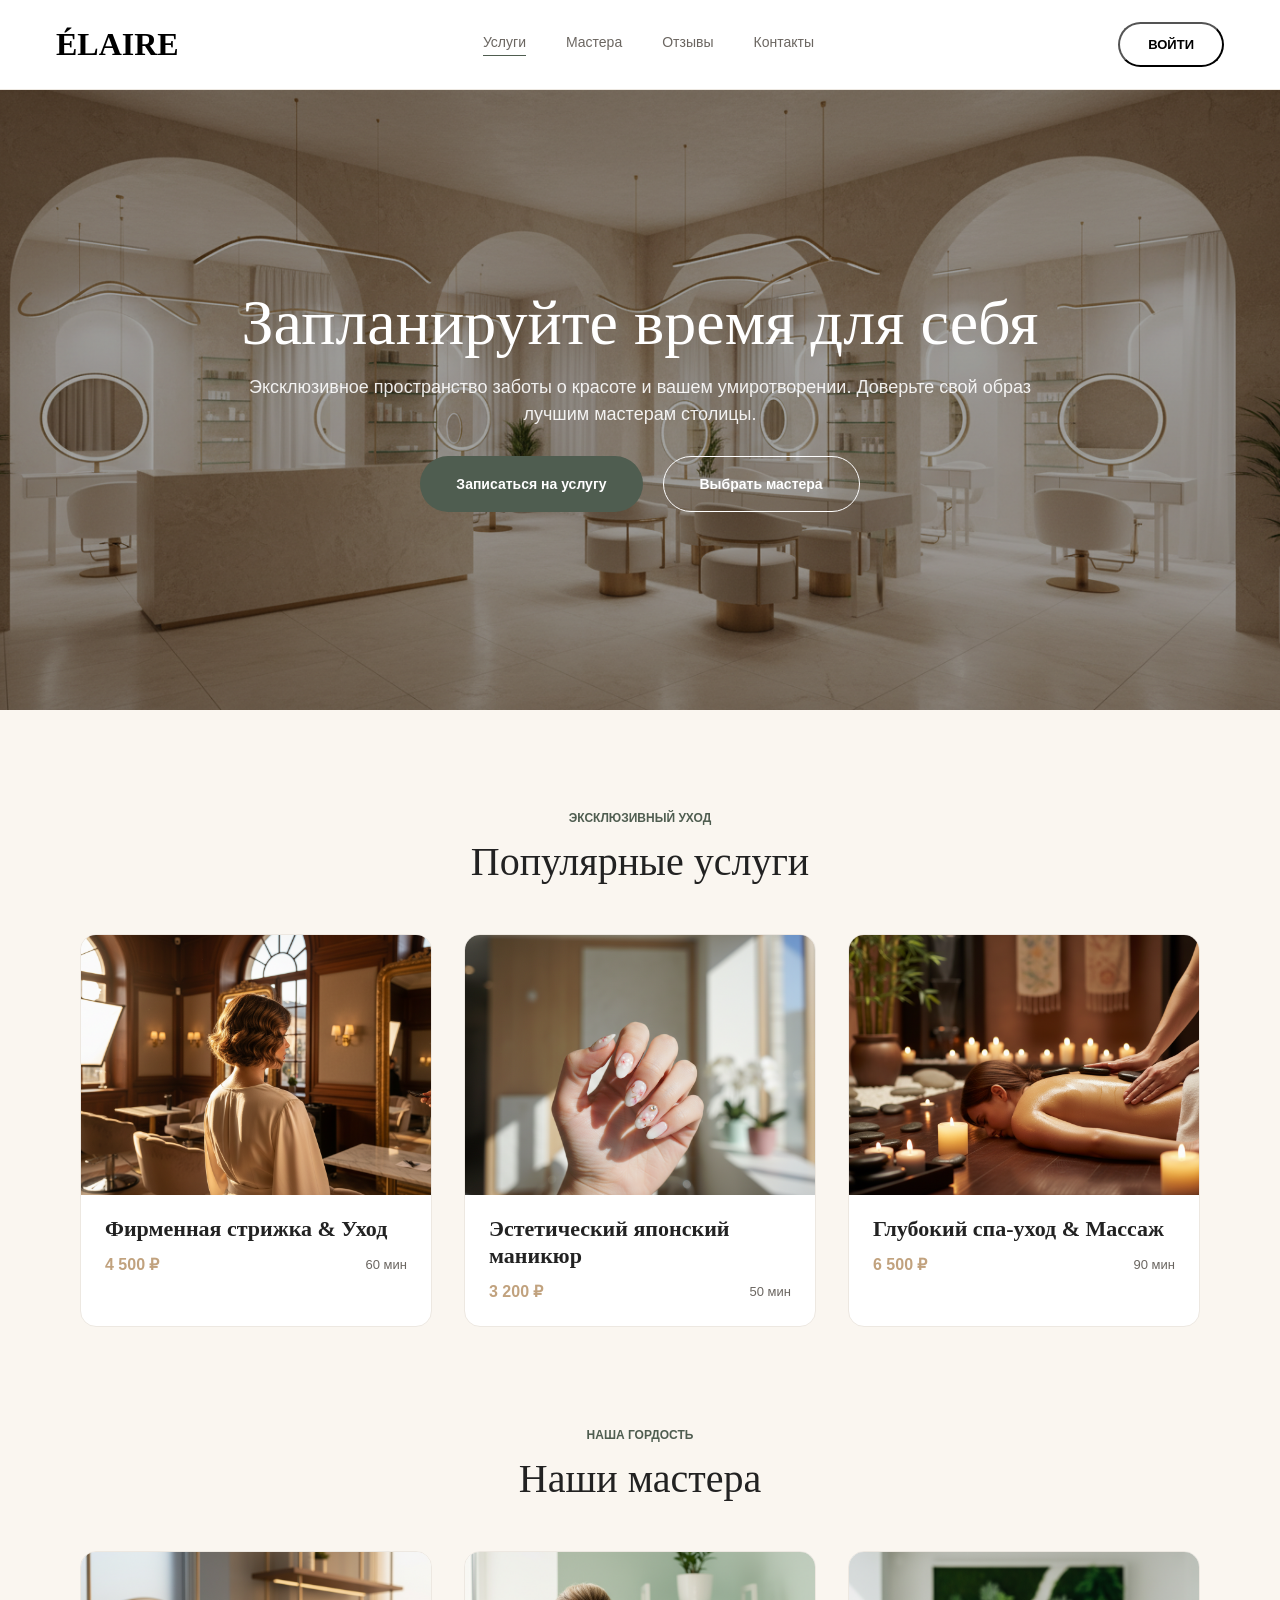
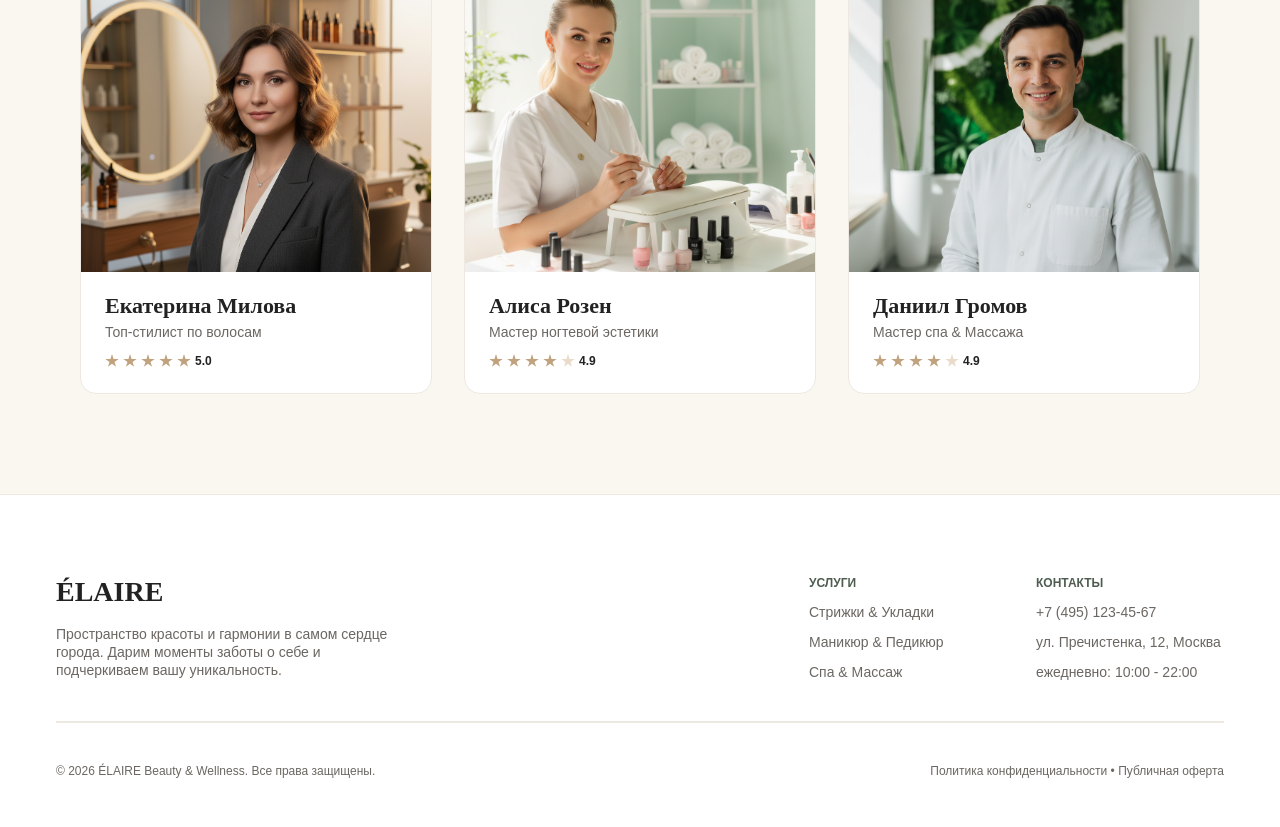
<file: frontend-1-complete/index.html>
<!DOCTYPE html>
<html lang="ru">
  <head>
    <meta charset="UTF-8" />
    <link rel="icon" type="image/svg+xml" href="/favicon.svg" />
    <meta name="viewport" content="width=device-width, initial-scale=1.0" />
    <title>ÉLAIRE — Салон услуг</title>
    <link rel="stylesheet" href="home.css" />
  </head>
  <body>
    <div class="page">
      <!-- header -->
      <header class="header">
        <div class="logo">
          <span class="logo-text">ÉLAIRE</span>
        </div>
        <nav class="nav-links">
          <div class="nav-item active"><a href="#">Услуги</a></div>
          <div class="nav-item"><a href="#">Мастера</a></div>
          <div class="nav-item"><a href="#">Отзывы</a></div>
          <div class="nav-item"><a href="#">Контакты</a></div>
        </nav>
        <button class="login-button"><span>Войти</span></button>
      </header>

      <!-- hero -->
      <section class="hero">
        <div class="hero-text-container">
          <h1 class="hero-title">Запланируйте время для себя</h1>
          <p class="hero-desc">
            Эксклюзивное пространство заботы о красоте и вашем умиротворении.
            Доверьте свой образ лучшим мастерам столицы.
          </p>
        </div>
        <div class="hero-ctas">
          <button
            class="cta-service"
            onclick="window.location.href='services.html'"
          >
            Записаться на услугу
          </button>
          <button class="cta-master">Выбрать мастера</button>
        </div>
      </section>

      <!-- popular services -->
      <section class="popular-services">
        <div class="section-header">
          <span class="section-tag">Эксклюзивный уход</span>
          <h2 class="section-title">Популярные услуги</h2>
        </div>
        <div class="services-grid">
          <article class="service-card">
            <div
              class="service-card-image"
              style="background-image: url('images/service-haircut.png')"
            ></div>
            <div class="service-card-body">
              <h3 class="service-card-title">Фирменная стрижка &amp; Уход</h3>
              <div class="service-card-meta">
                <span class="price">4 500 ₽</span>
                <span class="duration">60 мин</span>
              </div>
            </div>
          </article>
          <article class="service-card">
            <div
              class="service-card-image"
              style="background-image: url('images/service-manicure.png')"
            ></div>
            <div class="service-card-body">
              <h3 class="service-card-title">Эстетический японский маникюр</h3>
              <div class="service-card-meta">
                <span class="price">3 200 ₽</span>
                <span class="duration">50 мин</span>
              </div>
            </div>
          </article>
          <article class="service-card">
            <div
              class="service-card-image"
              style="background-image: url('images/service-spa.png')"
            ></div>
            <div class="service-card-body">
              <h3 class="service-card-title">Глубокий спа-уход &amp; Массаж</h3>
              <div class="service-card-meta">
                <span class="price">6 500 ₽</span>
                <span class="duration">90 мин</span>
              </div>
            </div>
          </article>
        </div>
      </section>

      <!-- our masters -->
      <section class="our-masters">
        <div class="section-header">
          <span class="section-tag">Наша гордость</span>
          <h2 class="section-title">Наши мастера</h2>
        </div>
        <div class="masters-grid">
          <article class="master-card">
            <div
              class="master-card-image"
              style="background-image: url('images/master-ekaterina.png')"
            ></div>
            <div class="master-card-body">
              <div class="master-info">
                <h3 class="master-name">Екатерина Милова</h3>
                <span class="master-role">Топ-стилист по волосам</span>
              </div>
              <div class="stars">
                <span class="star"></span>
                <span class="star"></span>
                <span class="star"></span>
                <span class="star"></span>
                <span class="star"></span>
                <span class="rating">5.0</span>
              </div>
            </div>
          </article>
          <article class="master-card">
            <div
              class="master-card-image"
              style="background-image: url('images/master-alisa.png')"
            ></div>
            <div class="master-card-body">
              <div class="master-info">
                <h3 class="master-name">Алиса Розен</h3>
                <span class="master-role">Мастер ногтевой эстетики</span>
              </div>
              <div class="stars">
                <span class="star"></span>
                <span class="star"></span>
                <span class="star"></span>
                <span class="star"></span>
                <span class="star star-empty"></span>
                <span class="rating">4.9</span>
              </div>
            </div>
          </article>
          <article class="master-card">
            <div
              class="master-card-image"
              style="background-image: url('images/master-daniil.png')"
            ></div>
            <div class="master-card-body">
              <div class="master-info">
                <h3 class="master-name">Даниил Громов</h3>
                <span class="master-role">Мастер спа &amp; Массажа</span>
              </div>
              <div class="stars">
                <span class="star"></span>
                <span class="star"></span>
                <span class="star"></span>
                <span class="star"></span>
                <span class="star star-empty"></span>
                <span class="rating">4.9</span>
              </div>
            </div>
          </article>
        </div>
      </section>

      <!-- footer -->
      <footer class="footer">
        <div class="footer-top">
          <div class="footer-brand">
            <span class="brand-name">ÉLAIRE</span>
            <span class="brand-desc"
              >Пространство красоты и гармонии в самом сердце города. Дарим
              моменты заботы о себе и подчеркиваем вашу уникальность.</span
            >
          </div>
          <div class="footer-links-row">
            <div class="links-col" style="width: 147px">
              <span class="col-title">Услуги</span>
              <a href="#">Стрижки &amp; Укладки</a>
              <a href="#">Маникюр &amp; Педикюр</a>
              <a href="#">Спа &amp; Массаж</a>
            </div>
            <div class="links-col" style="width: 188px">
              <span class="col-title">Контакты</span>
              <a href="#">+7 (495) 123-45-67</a>
              <a href="#">ул. Пречистенка, 12, Москва</a>
              <a href="#">ежедневно: 10:00 - 22:00</a>
            </div>
          </div>
        </div>
        <div class="footer-line"></div>
        <div class="footer-bottom">
          <span class="copy"
            >© 2026 ÉLAIRE Beauty &amp; Wellness. Все права защищены.</span
          >
          <span class="legal"
            >Политика конфиденциальности • Публичная оферта</span
          >
        </div>
      </footer>
    </div>
  </body>
</html>
</file>
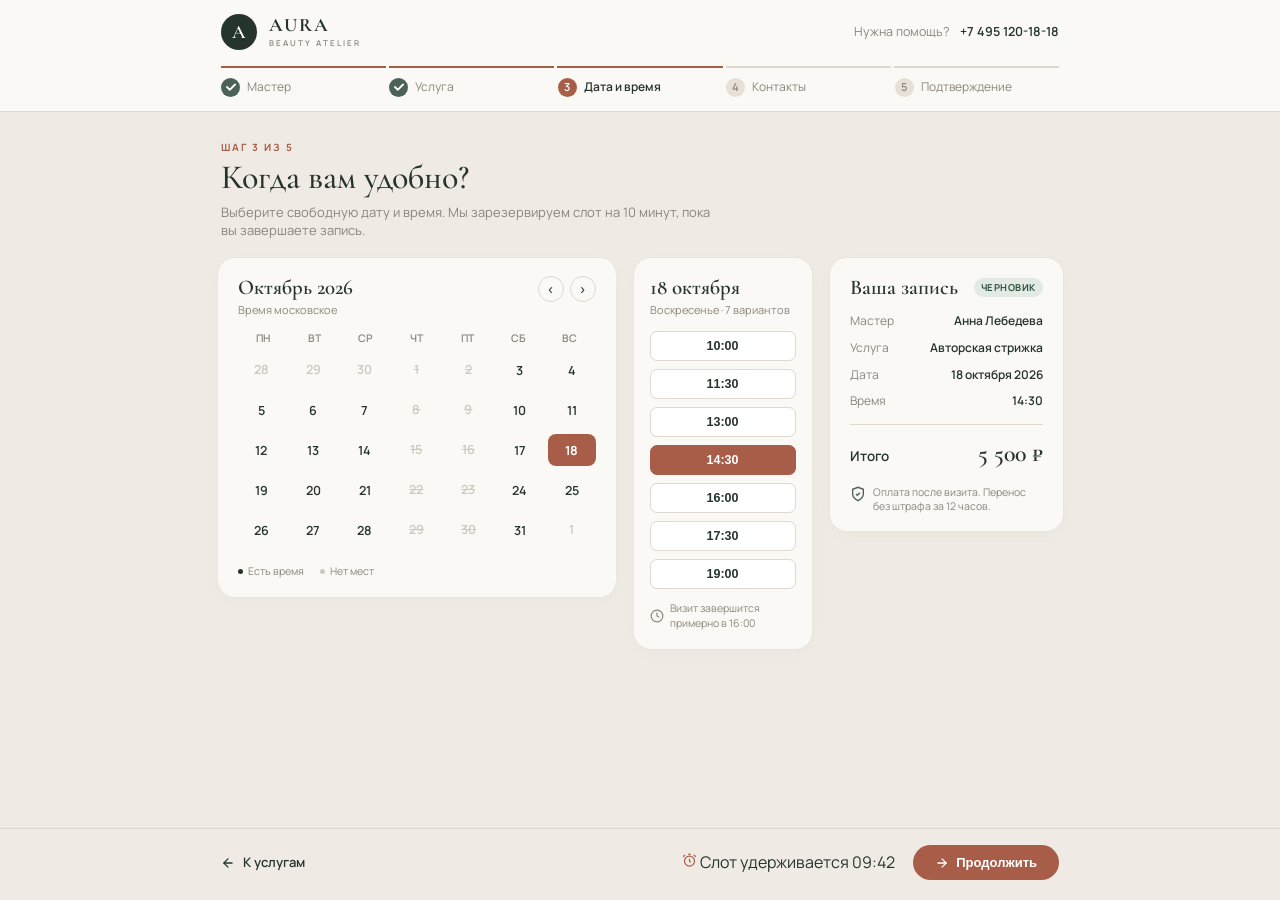
<file: frontend-1-practice/index.html>
<!DOCTYPE html>
<html lang="ru">
<head>
    <meta charset="UTF-8">
    <meta name="viewport" content="width=device-width, initial-scale=1.0">
    <title>Шаг 3 — Выбор даты и времени | AURA</title>
    <link rel="stylesheet" href="styles.css">
    <link rel="preconnect" href="https://fonts.googleapis.com">
    <link rel="preconnect" href="https://fonts.gstatic.com" crossorigin>
    <link href="https://fonts.googleapis.com/css2?family=Cormorant+Garamond:wght@400;500;600;700&family=Manrope:wght@400;500;600;700&display=swap" rel="stylesheet">
</head>
<body>
    <div class="page">
        <header class="header">
            <div class="container header-container">
                <div class="brand">
                    <div class="brand-logo">A</div>
                    <div class="brand-text">
                        <span class="brand-title">AURA</span>
                        <span class="brand-subtitle">BEAUTY ATELIER</span>
                    </div>
                </div>

                <div class="header-help">
                    <span class="help-label">Нужна помощь?</span>
                    <a href="tel:+74951201818" class="help-phone">+7 495 120-18-18</a>
                </div>
            </div>

            <nav class="stepper-nav" aria-label="Шаги записи">
                <div class="container">
                    <div class="stepper-progress">
                        <span class="progress-bar filled"></span>
                        <span class="progress-bar filled"></span>
                        <span class="progress-bar filled"></span>
                        <span class="progress-bar"></span>
                        <span class="progress-bar"></span>
                    </div>
                    <ol class="stepper-list">
                        <li class="step-item completed">
                            <span class="step-badge">
                                <svg width="10" height="8" viewBox="0 0 10 8" fill="none">
                                    <path d="M1 4L3.8 6.8L9 1.5" stroke="currentColor" stroke-width="1.8" stroke-linecap="round" stroke-linejoin="round"/>
                                </svg>
                            </span>
                            <span class="step-text">Мастер</span>
                        </li>
                        <li class="step-item completed">
                            <span class="step-badge">
                                <svg width="10" height="8" viewBox="0 0 10 8" fill="none">
                                    <path d="M1 4L3.8 6.8L9 1.5" stroke="currentColor" stroke-width="1.8" stroke-linecap="round" stroke-linejoin="round"/>
                                </svg>
                            </span>
                            <span class="step-text">Услуга</span>
                        </li>
                        <li class="step-item active">
                            <span class="step-badge">3</span>
                            <span class="step-text">Дата и время</span>
                        </li>
                        <li class="step-item">
                            <span class="step-badge">4</span>
                            <span class="step-text">Контакты</span>
                        </li>
                        <li class="step-item">
                            <span class="step-badge">5</span>
                            <span class="step-text">Подтверждение</span>
                        </li>
                    </ol>
                </div>
            </nav>
        </header>

        <main class="main">
            <div class="container">
                <div class="page-intro">
                    <span class="step-kicker">ШАГ 3 ИЗ 5</span>
                    <h1 class="page-title">Когда вам удобно?</h1>
                    <p class="page-description">Выберите свободную дату и время. Мы зарезервируем слот на 10 минут, пока вы завершаете запись.</p>
                </div>

                <div class="booking-layout">
                    <section class="card calendar-card">
                        <div class="card-header">
                            <div>
                                <h2 class="card-title">Октябрь 2026</h2>
                                <p class="card-subtitle">Время московское</p>
                            </div>
                            <div class="calendar-arrows">
                                <button class="arrow-btn" type="button" aria-label="Предыдущий месяц">‹</button>
                                <button class="arrow-btn" type="button" aria-label="Следующий месяц">›</button>
                            </div>
                        </div>

                        <div class="weekdays-grid">
                            <span>ПН</span>
                            <span>ВТ</span>
                            <span>СР</span>
                            <span>ЧТ</span>
                            <span>ПТ</span>
                            <span>СБ</span>
                            <span>ВС</span>
                        </div>

                        <div class="days-grid">
                            <span class="day-cell other-month">28</span>
                            <span class="day-cell other-month">29</span>
                            <span class="day-cell other-month">30</span>
                            <span class="day-cell disabled">1</span>
                            <span class="day-cell disabled">2</span>
                            <button class="day-cell" type="button">3</button>
                            <button class="day-cell" type="button">4</button>

                            <button class="day-cell" type="button">5</button>
                            <button class="day-cell" type="button">6</button>
                            <button class="day-cell" type="button">7</button>
                            <span class="day-cell disabled">8</span>
                            <span class="day-cell disabled">9</span>
                            <button class="day-cell" type="button">10</button>
                            <button class="day-cell" type="button">11</button>

                            <button class="day-cell" type="button">12</button>
                            <button class="day-cell" type="button">13</button>
                            <button class="day-cell" type="button">14</button>
                            <span class="day-cell disabled">15</span>
                            <span class="day-cell disabled">16</span>
                            <button class="day-cell" type="button">17</button>
                            <button class="day-cell selected" type="button">18</button>

                            <button class="day-cell" type="button">19</button>
                            <button class="day-cell" type="button">20</button>
                            <button class="day-cell" type="button">21</button>
                            <span class="day-cell disabled">22</span>
                            <span class="day-cell disabled">23</span>
                            <button class="day-cell" type="button">24</button>
                            <button class="day-cell" type="button">25</button>

                            <button class="day-cell" type="button">26</button>
                            <button class="day-cell" type="button">27</button>
                            <button class="day-cell" type="button">28</button>
                            <span class="day-cell disabled">29</span>
                            <span class="day-cell disabled">30</span>
                            <button class="day-cell" type="button">31</button>
                            <span class="day-cell other-month">1</span>
                        </div>

                        <div class="calendar-legend">
                            <span class="legend-item">
                                <span class="legend-dot available"></span>
                                Есть время
                            </span>
                            <span class="legend-item">
                                <span class="legend-dot unavailable"></span>
                                Нет мест
                            </span>
                        </div>
                    </section>

                    <section class="card time-card">
                        <div class="card-header">
                            <div>
                                <h2 class="card-title">18 октября</h2>
                                <p class="card-subtitle">Воскресенье · 7 вариантов</p>
                            </div>
                        </div>

                        <div class="slots-list">
                            <button class="slot-item" type="button">10:00</button>
                            <button class="slot-item" type="button">11:30</button>
                            <button class="slot-item" type="button">13:00</button>
                            <button class="slot-item selected" type="button">14:30</button>
                            <button class="slot-item" type="button">16:00</button>
                            <button class="slot-item" type="button">17:30</button>
                            <button class="slot-item" type="button">19:00</button>
                        </div>

                        <div class="time-footer-note">
                            <svg class="note-icon" width="14" height="14" viewBox="0 0 24 24" fill="none" stroke="currentColor" stroke-width="2">
                                <circle cx="12" cy="12" r="10"/>
                                <polyline points="12 6 12 12 16 14"/>
                            </svg>
                            <span>Визит завершится примерно в 16:00</span>
                        </div>
                    </section>

                    <aside class="card summary-card">
                        <div class="summary-header">
                            <h2 class="card-title">Ваша запись</h2>
                            <span class="badge-draft">ЧЕРНОВИК</span>
                        </div>

                        <dl class="summary-list">
                            <div class="summary-row">
                                <dt>Мастер</dt>
                                <dd>Анна Лебедева</dd>
                            </div>
                            <div class="summary-row">
                                <dt>Услуга</dt>
                                <dd>Авторская стрижка</dd>
                            </div>
                            <div class="summary-row">
                                <dt>Дата</dt>
                                <dd>18 октября 2026</dd>
                            </div>
                            <div class="summary-row">
                                <dt>Время</dt>
                                <dd>14:30</dd>
                            </div>
                        </dl>

                        <div class="summary-divider"></div>

                        <div class="summary-total-row">
                            <span class="total-label">Итого</span>
                            <span class="total-price">5 500 ₽</span>
                        </div>

                        <div class="summary-guarantee">
                            <svg class="guarantee-icon" width="16" height="16" viewBox="0 0 24 24" fill="none" stroke="currentColor" stroke-width="2">
                                <path d="M12 22s8-4 8-10V5l-8-3-8 3v7c0 6 8 10 8 10z"/>
                                <path d="M9 12l2 2 4-4"/>
                            </svg>
                            <span>Оплата после визита. Перенос без штрафа за 12 часов.</span>
                        </div>
                    </aside>
                </div>
            </div>
        </main>

        <footer class="footer">
            <div class="container footer-container">
                <a href="#" class="back-link">
                    <svg width="14" height="14" viewBox="0 0 24 24" fill="none" stroke="currentColor" stroke-width="2.2" stroke-linecap="round" stroke-linejoin="round">
                        <line x1="19" y1="12" x2="5" y2="12"></line>
                        <polyline points="12 19 5 12 12 5"></polyline>
                    </svg>
                    <span>К услугам</span>
                </a>

                <div class="footer-actions">
                    <div class="timer-block">
                        <svg class="timer-icon" width="15" height="15" viewBox="0 0 24 24" fill="none" stroke="currentColor" stroke-width="2">
                            <circle cx="12" cy="13" r="8"/>
                            <path d="M12 9v4l2 2"/>
                            <path d="M5 3L2 6"/>
                            <path d="M22 6l-3-3"/>
                            <path d="M10 2h4"/>
                        </svg>
                        <span>Слот удерживается 09:42</span>
                    </div>

                    <button class="btn-continue" type="button">
                        <svg width="14" height="14" viewBox="0 0 24 24" fill="none" stroke="currentColor" stroke-width="2.2" stroke-linecap="round" stroke-linejoin="round">
                            <line x1="5" y1="12" x2="19" y2="12"></line>
                            <polyline points="12 5 19 12 12 19"></polyline>
                        </svg>
                        <span>Продолжить</span>
                    </button>
                </div>
            </div>
        </footer>
    </div>
</body>
</html>
</file>
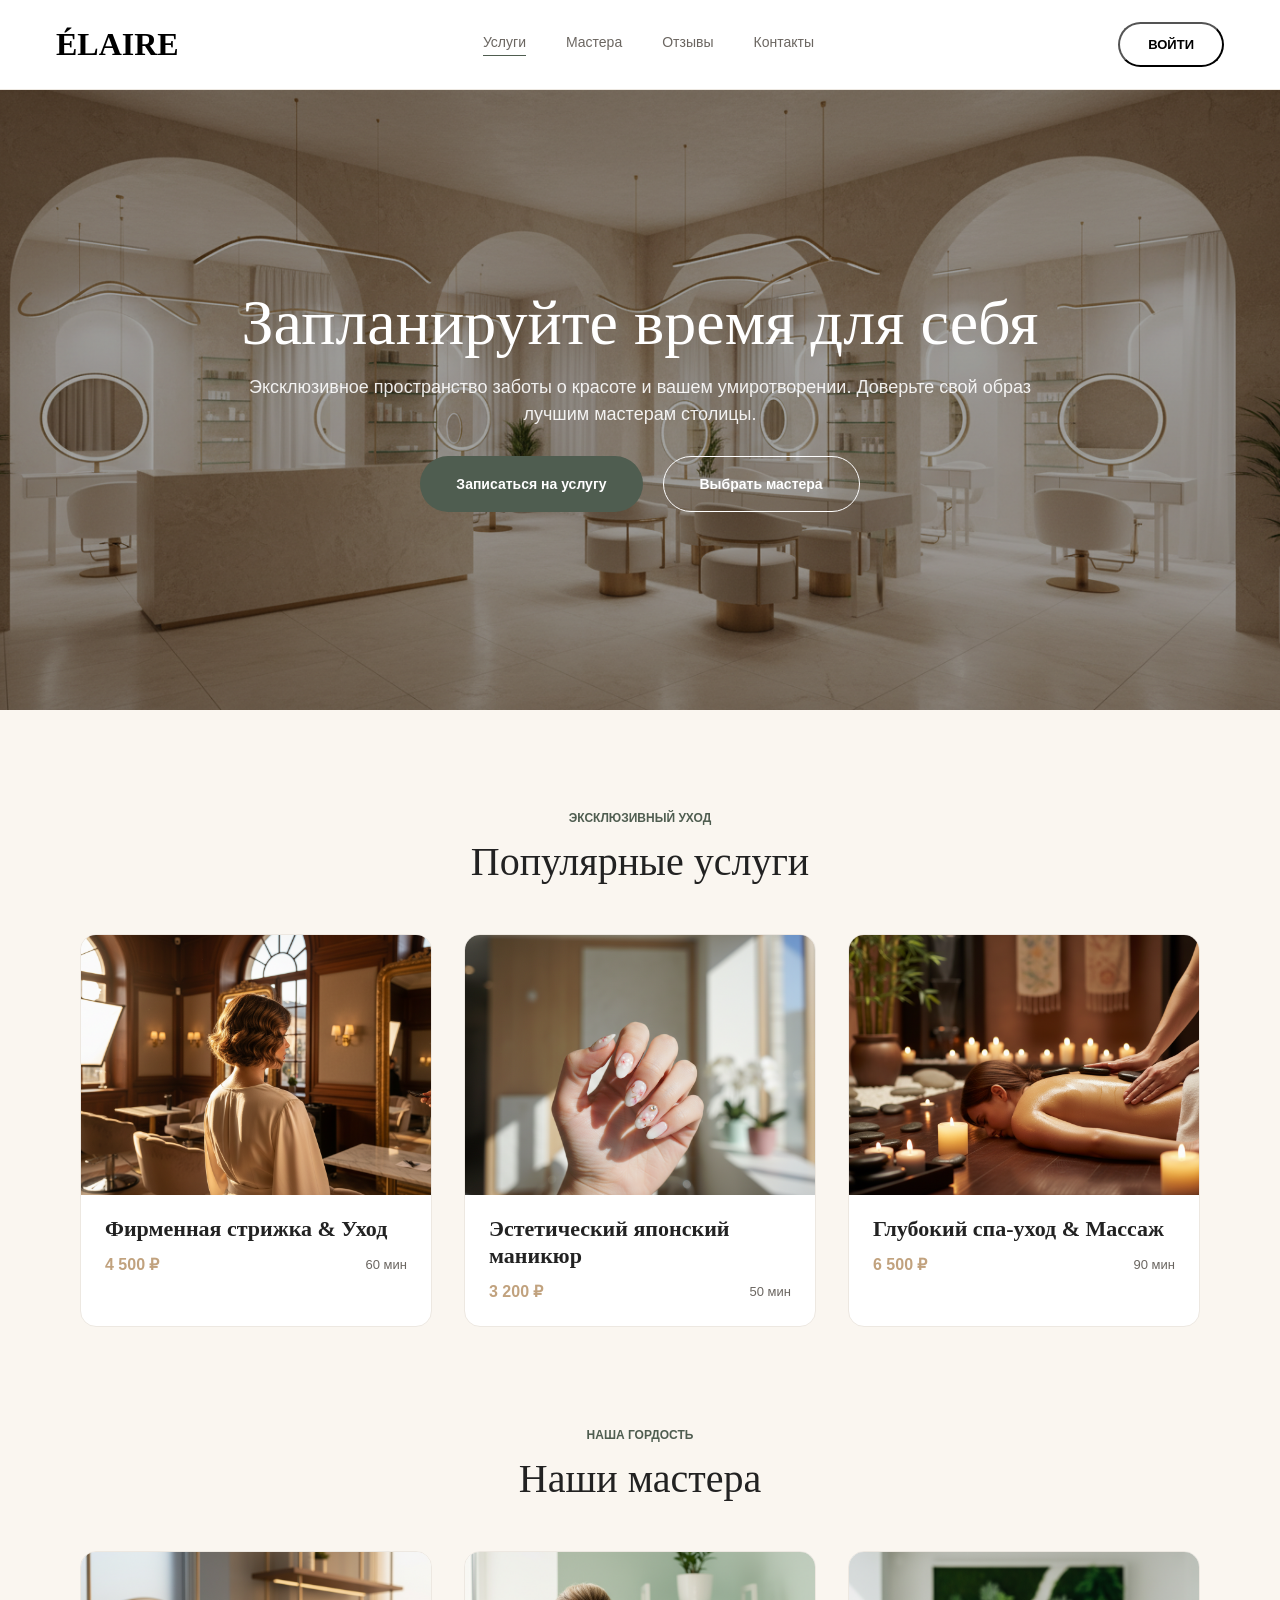
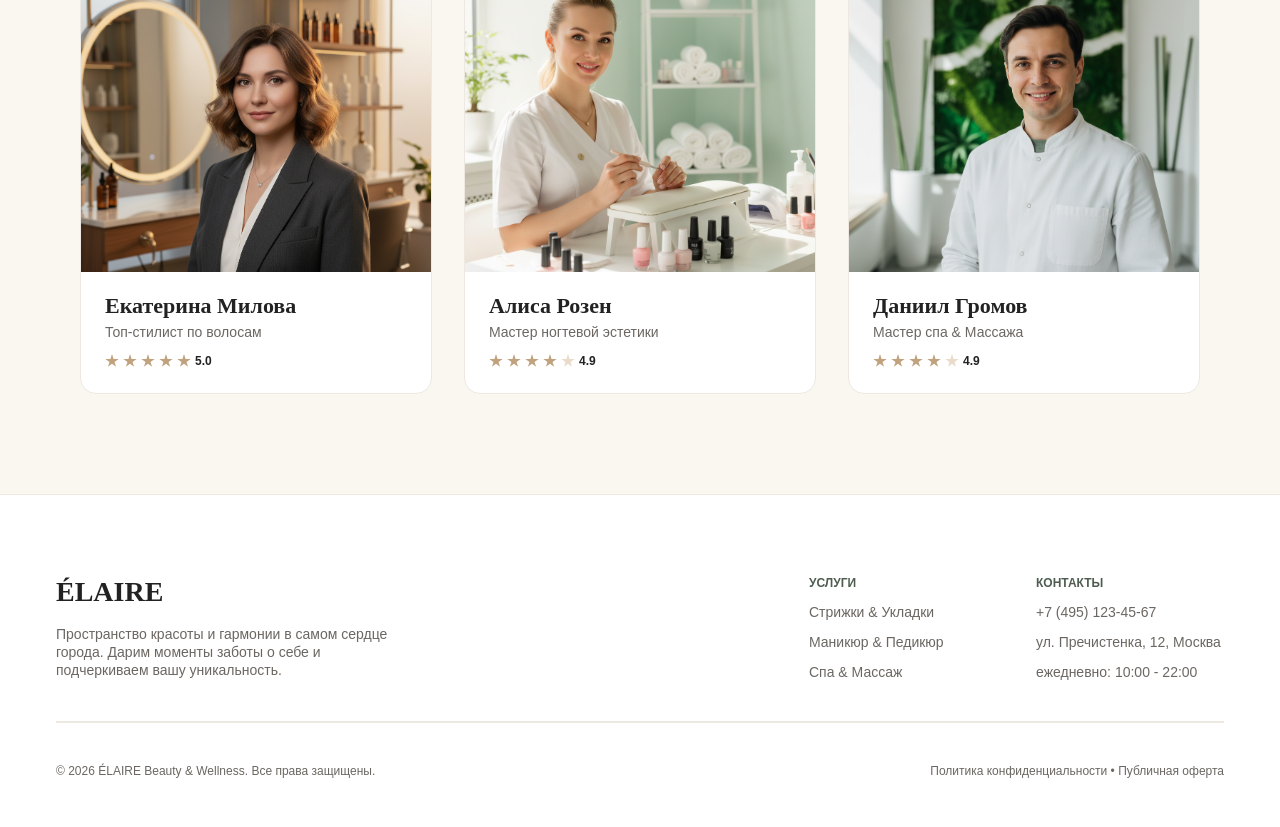
<file: frontend-2-complete/index.html>
<!DOCTYPE html>
<html lang="ru">
  <head>
    <meta charset="UTF-8" />
    <link rel="icon" type="image/svg+xml" href="/favicon.svg" />
    <meta name="viewport" content="width=device-width, initial-scale=1.0" />
    <title>ÉLAIRE — Салон услуг</title>
    <link rel="stylesheet" href="home.css" />
  </head>
  <body>
    <div class="page">
      <!-- header -->
      <header class="header">
        <div class="logo">
          <span class="logo-text">ÉLAIRE</span>
        </div>
        <nav class="nav-links">
          <div class="nav-item active"><a href="#">Услуги</a></div>
          <div class="nav-item"><a href="#">Мастера</a></div>
          <div class="nav-item"><a href="#">Отзывы</a></div>
          <div class="nav-item"><a href="#">Контакты</a></div>
        </nav>
        <button class="login-button"><span>Войти</span></button>
      </header>

      <!-- hero -->
      <section class="hero">
        <div class="hero-text-container">
          <h1 class="hero-title">Запланируйте время для себя</h1>
          <p class="hero-desc">
            Эксклюзивное пространство заботы о красоте и вашем умиротворении.
            Доверьте свой образ лучшим мастерам столицы.
          </p>
        </div>
        <div class="hero-ctas">
          <button class="cta-service">Записаться на услугу</button>
          <button class="cta-master">Выбрать мастера</button>
        </div>
      </section>

      <!-- popular services -->
      <section class="popular-services">
        <div class="section-header">
          <span class="section-tag">Эксклюзивный уход</span>
          <h2 class="section-title">Популярные услуги</h2>
        </div>
        <div class="services-grid">
          <article class="service-card">
            <div
              class="service-card-image"
              style="background-image: url('images/service-haircut.png')"
            ></div>
            <div class="service-card-body">
              <h3 class="service-card-title">Фирменная стрижка &amp; Уход</h3>
              <div class="service-card-meta">
                <span class="price">4 500 ₽</span>
                <span class="duration">60 мин</span>
              </div>
            </div>
          </article>
          <article class="service-card">
            <div
              class="service-card-image"
              style="background-image: url('images/service-manicure.png')"
            ></div>
            <div class="service-card-body">
              <h3 class="service-card-title">Эстетический японский маникюр</h3>
              <div class="service-card-meta">
                <span class="price">3 200 ₽</span>
                <span class="duration">50 мин</span>
              </div>
            </div>
          </article>
          <article class="service-card">
            <div
              class="service-card-image"
              style="background-image: url('images/service-spa.png')"
            ></div>
            <div class="service-card-body">
              <h3 class="service-card-title">Глубокий спа-уход &amp; Массаж</h3>
              <div class="service-card-meta">
                <span class="price">6 500 ₽</span>
                <span class="duration">90 мин</span>
              </div>
            </div>
          </article>
        </div>
      </section>

      <!-- our masters -->
      <section class="our-masters">
        <div class="section-header">
          <span class="section-tag">Наша гордость</span>
          <h2 class="section-title">Наши мастера</h2>
        </div>
        <div class="masters-grid">
          <article class="master-card">
            <div
              class="master-card-image"
              style="background-image: url('images/master-ekaterina.png')"
            ></div>
            <div class="master-card-body">
              <div class="master-info">
                <h3 class="master-name">Екатерина Милова</h3>
                <span class="master-role">Топ-стилист по волосам</span>
              </div>
              <div class="stars">
                <span class="star"></span>
                <span class="star"></span>
                <span class="star"></span>
                <span class="star"></span>
                <span class="star"></span>
                <span class="rating">5.0</span>
              </div>
            </div>
          </article>
          <article class="master-card">
            <div
              class="master-card-image"
              style="background-image: url('images/master-alisa.png')"
            ></div>
            <div class="master-card-body">
              <div class="master-info">
                <h3 class="master-name">Алиса Розен</h3>
                <span class="master-role">Мастер ногтевой эстетики</span>
              </div>
              <div class="stars">
                <span class="star"></span>
                <span class="star"></span>
                <span class="star"></span>
                <span class="star"></span>
                <span class="star star-empty"></span>
                <span class="rating">4.9</span>
              </div>
            </div>
          </article>
          <article class="master-card">
            <div
              class="master-card-image"
              style="background-image: url('images/master-daniil.png')"
            ></div>
            <div class="master-card-body">
              <div class="master-info">
                <h3 class="master-name">Даниил Громов</h3>
                <span class="master-role">Мастер спа &amp; Массажа</span>
              </div>
              <div class="stars">
                <span class="star"></span>
                <span class="star"></span>
                <span class="star"></span>
                <span class="star"></span>
                <span class="star star-empty"></span>
                <span class="rating">4.9</span>
              </div>
            </div>
          </article>
        </div>
      </section>

      <!-- footer -->
      <footer class="footer">
        <div class="footer-top">
          <div class="footer-brand">
            <span class="brand-name">ÉLAIRE</span>
            <span class="brand-desc"
              >Пространство красоты и гармонии в самом сердце города. Дарим
              моменты заботы о себе и подчеркиваем вашу уникальность.</span
            >
          </div>
          <div class="footer-links-row">
            <div class="links-col" style="width: 147px">
              <span class="col-title">Услуги</span>
              <a href="#">Стрижки &amp; Укладки</a>
              <a href="#">Маникюр &amp; Педикюр</a>
              <a href="#">Спа &amp; Массаж</a>
            </div>
            <div class="links-col" style="width: 188px">
              <span class="col-title">Контакты</span>
              <a href="#">+7 (495) 123-45-67</a>
              <a href="#">ул. Пречистенка, 12, Москва</a>
              <a href="#">ежедневно: 10:00 - 22:00</a>
            </div>
          </div>
        </div>
        <div class="footer-line"></div>
        <div class="footer-bottom">
          <span class="copy"
            >© 2026 ÉLAIRE Beauty &amp; Wellness. Все права защищены.</span
          >
          <span class="legal"
            >Политика конфиденциальности • Публичная оферта</span
          >
        </div>
      </footer>
    </div>
    <script src="./home.js"></script>
  </body>
</html>
</file>
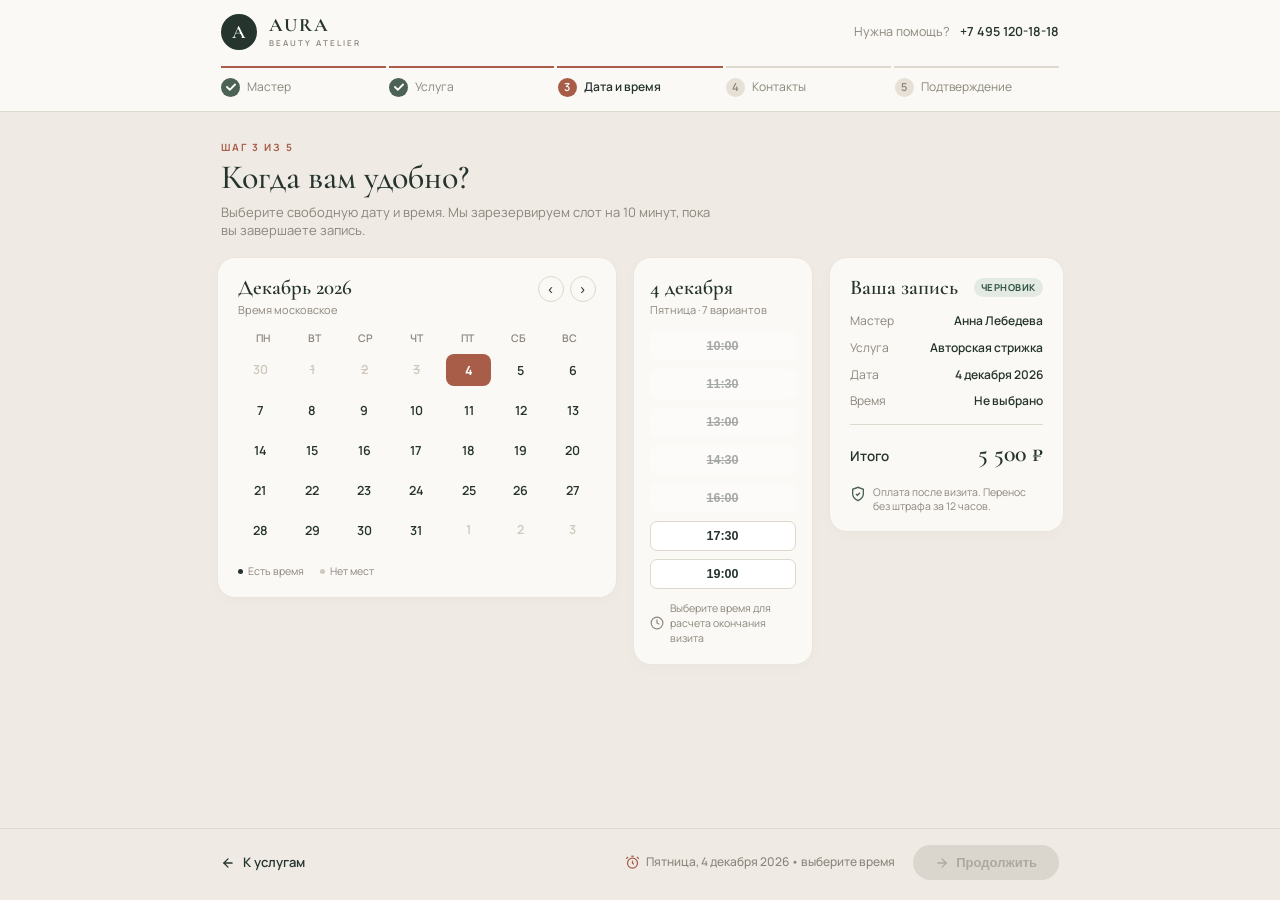
<file: frontend-2-practice/index.html>
<!DOCTYPE html>
<html lang="ru">
<head>
    <meta charset="UTF-8">
    <meta name="viewport" content="width=device-width, initial-scale=1.0">
    <title>Шаг 3 — Выбор даты и времени | AURA</title>
    <link rel="stylesheet" href="styles.css">
    <!-- Google Fonts: Cormorant Garamond и Manrope -->
    <link rel="preconnect" href="https://fonts.googleapis.com">
    <link rel="preconnect" href="https://fonts.gstatic.com" crossorigin>
    <link href="https://fonts.googleapis.com/css2?family=Cormorant+Garamond:wght@400;500;600;700&family=Manrope:wght@400;500;600;700&display=swap" rel="stylesheet">
</head>
<body>
    <div class="page">
        <!-- Шапка сайта -->
        <header class="header">
            <div class="container header-container">
                <div class="brand">
                    <div class="brand-logo">A</div>
                    <div class="brand-text">
                        <span class="brand-title">AURA</span>
                        <span class="brand-subtitle">BEAUTY ATELIER</span>
                    </div>
                </div>

                <div class="header-help">
                    <span class="help-label">Нужна помощь?</span>
                    <a href="tel:+74951201818" class="help-phone">+7 495 120-18-18</a>
                </div>
            </div>

            <!-- Степпер -->
            <nav class="stepper-nav" aria-label="Шаги записи">
                <div class="container">
                    <div class="stepper-progress">
                        <span class="progress-bar filled"></span>
                        <span class="progress-bar filled"></span>
                        <span class="progress-bar filled"></span>
                        <span class="progress-bar"></span>
                        <span class="progress-bar"></span>
                    </div>
                    <ol class="stepper-list">
                        <li class="step-item completed">
                            <span class="step-badge">
                                <svg width="10" height="8" viewBox="0 0 10 8" fill="none">
                                    <path d="M1 4L3.8 6.8L9 1.5" stroke="currentColor" stroke-width="1.8" stroke-linecap="round" stroke-linejoin="round"/>
                                </svg>
                            </span>
                            <span class="step-text">Мастер</span>
                        </li>
                        <li class="step-item completed">
                            <span class="step-badge">
                                <svg width="10" height="8" viewBox="0 0 10 8" fill="none">
                                    <path d="M1 4L3.8 6.8L9 1.5" stroke="currentColor" stroke-width="1.8" stroke-linecap="round" stroke-linejoin="round"/>
                                </svg>
                            </span>
                            <span class="step-text">Услуга</span>
                        </li>
                        <li class="step-item active">
                            <span class="step-badge">3</span>
                            <span class="step-text">Дата и время</span>
                        </li>
                        <li class="step-item">
                            <span class="step-badge">4</span>
                            <span class="step-text">Контакты</span>
                        </li>
                        <li class="step-item">
                            <span class="step-badge">5</span>
                            <span class="step-text">Подтверждение</span>
                        </li>
                    </ol>
                </div>
            </nav>
        </header>

        <!-- Основная область -->
        <main class="main">
            <div class="container">
                <div class="page-intro">
                    <span class="step-kicker">ШАГ 3 ИЗ 5</span>
                    <h1 class="page-title">Когда вам удобно?</h1>
                    <p class="page-description">Выберите свободную дату и время. Мы зарезервируем слот на 10 минут, пока вы завершаете запись.</p>
                </div>

                <!-- 3 карточки -->
                <div class="booking-layout">
                    <!-- Карточка 1: Календарь (400px) -->
                    <section class="card calendar-card">
                        <div class="card-header">
                            <div>
                                <h2 class="card-title" id="calendarMonthTitle">Октябрь 2026</h2>
                                <p class="card-subtitle">Время московское</p>
                            </div>
                            <div class="calendar-arrows">
                                <button class="arrow-btn" id="prevMonthBtn" type="button" aria-label="Предыдущий месяц">‹</button>
                                <button class="arrow-btn" id="nextMonthBtn" type="button" aria-label="Следующий месяц">›</button>
                            </div>
                        </div>

                        <!-- Дни недели -->
                        <div class="weekdays-grid">
                            <span>ПН</span>
                            <span>ВТ</span>
                            <span>СР</span>
                            <span>ЧТ</span>
                            <span>ПТ</span>
                            <span>СБ</span>
                            <span>ВС</span>
                        </div>

                        <!-- Динамическая сетка дней (заполняется через script.js) -->
                        <div class="days-grid" id="calendarDays"></div>

                        <!-- Легенда календаря -->
                        <div class="calendar-legend">
                            <span class="legend-item">
                                <span class="legend-dot available"></span>
                                Есть время
                            </span>
                            <span class="legend-item">
                                <span class="legend-dot unavailable"></span>
                                Нет мест
                            </span>
                        </div>
                    </section>

                    <!-- Карточка 2: Слоты времени (180px) -->
                    <section class="card time-card">
                        <div class="card-header">
                            <div>
                                <h2 class="card-title" id="timeCardTitle">18 октября</h2>
                                <p class="card-subtitle" id="timeCardSubtitle">Воскресенье · 7 вариантов</p>
                            </div>
                        </div>

                        <!-- Список слотов (заполняется через script.js) -->
                        <div class="slots-list" id="timeSlots"></div>

                        <div class="time-footer-note">
                            <svg class="note-icon" width="14" height="14" viewBox="0 0 24 24" fill="none" stroke="currentColor" stroke-width="2">
                                <circle cx="12" cy="12" r="10"/>
                                <polyline points="12 6 12 12 16 14"/>
                            </svg>
                            <span id="visitEndNote">Визит завершится примерно в 16:00</span>
                        </div>
                    </section>

                    <!-- Карточка 3: Ваша запись (235px) -->
                    <aside class="card summary-card">
                        <div class="summary-header">
                            <h2 class="card-title">Ваша запись</h2>
                            <span class="badge-draft">ЧЕРНОВИК</span>
                        </div>

                        <dl class="summary-list">
                            <div class="summary-row">
                                <dt>Мастер</dt>
                                <dd>Анна Лебедева</dd>
                            </div>
                            <div class="summary-row">
                                <dt>Услуга</dt>
                                <dd>Авторская стрижка</dd>
                            </div>
                            <div class="summary-row">
                                <dt>Дата</dt>
                                <dd id="summaryDate">18 октября 2026</dd>
                            </div>
                            <div class="summary-row">
                                <dt>Время</dt>
                                <dd id="summaryTime">14:30</dd>
                            </div>
                        </dl>

                        <div class="summary-divider"></div>

                        <div class="summary-total-row">
                            <span class="total-label">Итого</span>
                            <span class="total-price">5 500 ₽</span>
                        </div>

                        <div class="summary-guarantee">
                            <svg class="guarantee-icon" width="16" height="16" viewBox="0 0 24 24" fill="none" stroke="currentColor" stroke-width="2">
                                <path d="M12 22s8-4 8-10V5l-8-3-8 3v7c0 6 8 10 8 10z"/>
                                <path d="M9 12l2 2 4-4"/>
                            </svg>
                            <span>Оплата после визита. Перенос без штрафа за 12 часов.</span>
                        </div>
                    </aside>
                </div>
            </div>
        </main>

        <!-- Подвал -->
        <footer class="footer">
            <div class="container footer-container">
                <a href="#" class="back-link">
                    <svg width="14" height="14" viewBox="0 0 24 24" fill="none" stroke="currentColor" stroke-width="2.2" stroke-linecap="round" stroke-linejoin="round">
                        <line x1="19" y1="12" x2="5" y2="12"></line>
                        <polyline points="12 19 5 12 12 5"></polyline>
                    </svg>
                    <span>К услугам</span>
                </a>

                <div class="footer-actions">
                    <!-- Обновляемый блок даты и времени -->
                    <div class="bottom-selection-info" id="bottomSelectionInfo">
                        <svg class="timer-icon" width="15" height="15" viewBox="0 0 24 24" fill="none" stroke="currentColor" stroke-width="2">
                            <circle cx="12" cy="13" r="8"/>
                            <path d="M12 9v4l2 2"/>
                            <path d="M5 3L2 6"/>
                            <path d="M22 6l-3-3"/>
                            <path d="M10 2h4"/>
                        </svg>
                        <span id="bottomBarText">Воскресенье, 18 октября 2026 • 14:30</span>
                    </div>

                    <button class="btn-continue" type="button">
                        <svg width="14" height="14" viewBox="0 0 24 24" fill="none" stroke="currentColor" stroke-width="2.2" stroke-linecap="round" stroke-linejoin="round">
                            <line x1="5" y1="12" x2="19" y2="12"></line>
                            <polyline points="12 5 19 12 12 19"></polyline>
                        </svg>
                        <span>Продолжить</span>
                    </button>
                </div>
            </div>
        </footer>
    </div>

    <!-- Подключаем JavaScript перед закрытием body -->
    <script src="script.js"></script>
</body>
</html>
</file>
<file: frontend-1-complete/home.css>
/* ===== reset & base ===== */
* {
  margin: 0;
  padding: 0;
  box-sizing: border-box;
}

body {
  min-height: 100vh;
  font-family: "DM Sans", sans-serif;
}

.page {
  display: flex;
  flex-direction: column;
  min-height: 100vh;
  background: #faf6f0;
}

/* ===== header ===== */
.header {
  display: flex;
  flex-direction: row;
  justify-content: space-between;
  align-items: center;
  padding: 0px 56px;
  height: 90px;
  background: #ffffff;
  border-bottom: 1px solid #ede8e1;
}

.logo-text {
  font-family: "Cormorant Garamond", serif;
  font-weight: 600;
  font-size: 32px;
  line-height: 39px;
  cursor: pointer;
}

.nav-links {
  display: flex;
  flex-direction: row;
  gap: 40px;
}

.nav-item {
  padding-bottom: 4px;
  border-bottom: 1.5px solid transparent;
}

.nav-item.active {
  border-bottom-color: #4f5d50;
}

.nav-item a {
  font-size: 14px;
  line-height: 18px;
  color: #6b6661;
  text-decoration: none;
}

.login-button {
  padding: 12px 28px;
  border-radius: 100px;
  background: transparent;
  cursor: pointer;
  font-weight: 600;
  font-size: 13px;
  line-height: 17px;
  text-transform: uppercase;
}

/* ===== hero ===== */
.hero {
  display: flex;
  flex-direction: column;
  justify-content: center;
  align-items: center;
  padding: 0px 80px;
  gap: 28px;
  height: 620px;
  background: linear-gradient(0deg, rgba(0, 0, 0, 0.35), rgba(0, 0, 0, 0.35)),
    url("./images/hero-salon.png") center / cover no-repeat;
}

.hero-text-container {
  display: flex;
  flex-direction: column;
  align-items: center;
  gap: 16px;
  max-width: 800px;
}

.hero-title {
  font-family: "Cormorant Garamond", serif;
  font-weight: 400;
  font-size: 64px;
  line-height: 1.1;
  text-align: center;
  color: #ffffff;
}

.hero-desc {
  font-size: 18px;
  line-height: 1.5;
  text-align: center;
  color: #ffffff;
  opacity: 0.9;
}

.hero-ctas {
  display: flex;
  flex-direction: row;
  gap: 20px;
}

.cta-service {
  padding: 18px 36px;
  background: #4f5d50;
  border-radius: 100px;
  border: none;
  cursor: pointer;
  font-weight: 600;
  font-size: 14px;
  line-height: 18px;
  color: #ffffff;
}

.cta-service:hover {
  background: #3d4a3e;
}

.cta-master {
  padding: 18px 36px;
  background: transparent;
  border: 1px solid #ffffff;
  border-radius: 100px;
  cursor: pointer;
  font-weight: 600;
  font-size: 14px;
  line-height: 18px;
  color: #ffffff;
}

.cta-master:hover {
  background: rgba(255, 255, 255, 0.1);
}

/* ===== section header ===== */
.section-header {
  display: flex;
  flex-direction: column;
  align-items: center;
  gap: 12px;
  width: 100%;
}

.section-tag {
  font-weight: 700;
  font-size: 12px;
  line-height: 16px;
  text-transform: uppercase;
  color: #4f5d50;
}

.section-title {
  font-family: "Cormorant Garamond", serif;
  font-weight: 500;
  font-size: 40px;
  line-height: 48px;
  color: #222222;
}

/* ===== popular services ===== */
.popular-services {
  display: flex;
  flex-direction: column;
  align-items: flex-start;
  padding: 100px 80px 80px;
  gap: 48px;
  background: #faf6f0;
}

.services-grid {
  display: flex;
  flex-direction: row;
  gap: 32px;
  width: 100%;
}

.service-card {
  display: flex;
  flex-direction: column;
  align-items: flex-start;
  gap: 20px;
  flex: 1;
  padding-bottom: 24px;
  background: #ffffff;
  border: 1px solid #ede8e1;
  border-radius: 16px;
  overflow: hidden;
}

.service-card-image {
  width: 100%;
  height: 260px;
  background-size: cover;
  background-position: center;
  background-repeat: no-repeat;
}

.service-card-image--haircut {
  background-image: url("../images/service-haircut.png");
}

.service-card-image--manicure {
  background-image: url("../images/service-manicure.png");
}

.service-card-image--spa {
  background-image: url("../images/service-spa.png");
}

.service-card-body {
  display: flex;
  flex-direction: column;
  gap: 12px;
  padding: 0 24px;
  width: 100%;
}

.service-card-title {
  font-family: "Cormorant Garamond", serif;
  font-weight: 600;
  font-size: 22px;
  line-height: 27px;
  color: #222222;
}

.service-card-meta {
  display: flex;
  flex-direction: row;
  justify-content: space-between;
  align-items: center;
}

.service-card-meta .price {
  font-weight: 600;
  font-size: 16px;
  line-height: 21px;
  color: #c1a27e;
}

.service-card-meta .duration {
  font-size: 13px;
  line-height: 17px;
  color: #6b6661;
}

/* ===== our masters ===== */
.our-masters {
  display: flex;
  flex-direction: column;
  align-items: flex-start;
  padding: 20px 80px 100px;
  gap: 48px;
  background: #faf6f0;
}

.masters-grid {
  display: flex;
  flex-direction: row;
  gap: 32px;
  width: 100%;
}

.master-card {
  display: flex;
  flex-direction: column;
  align-items: flex-start;
  gap: 20px;
  flex: 1;
  padding-bottom: 24px;
  background: #ffffff;
  border: 1px solid #ede8e1;
  border-radius: 16px;
  overflow: hidden;
}

.master-card-image {
  width: 100%;
  height: 320px;
  background-size: cover;
  background-position: center;
  background-repeat: no-repeat;
}

.master-card-image--ekaterina {
  background-image: url("../images/master-ekaterina.png");
}

.master-card-image--alisa {
  background-image: url("../images/master-alisa.png");
}

.master-card-image--daniil {
  background-image: url("../images/master-daniil.png");
}

.master-card-body {
  display: flex;
  flex-direction: column;
  gap: 12px;
  padding: 0 24px;
  width: 100%;
}

.master-info {
  display: flex;
  flex-direction: column;
  gap: 4px;
}

.master-name {
  font-family: "Cormorant Garamond", serif;
  font-weight: 600;
  font-size: 22px;
  line-height: 27px;
  color: #222222;
}

.master-role {
  font-size: 14px;
  line-height: 18px;
  color: #6b6661;
}

.stars {
  display: flex;
  flex-direction: row;
  align-items: center;
  gap: 4px;
}

.star {
  width: 14px;
  height: 14px;
  background: #c1a27e;
  clip-path: polygon(
    50% 0%,
    61% 35%,
    98% 35%,
    68% 57%,
    79% 91%,
    50% 70%,
    21% 91%,
    32% 57%,
    2% 35%,
    39% 35%
  );
}

.star-empty {
  background: #eadbc8;
}

.rating {
  font-weight: 600;
  font-size: 12px;
  line-height: 16px;
  color: #222222;
}

/* ===== footer ===== */
.footer {
  background: #ffffff;
  display: flex;
  flex-direction: column;
  padding: 80px 56px 48px;
  border-top: 1px solid #ede8e1;
  margin-top: auto;
}

.footer-top {
  display: flex;
  flex-direction: row;
  justify-content: space-between;
  gap: 20px;
}

.footer-brand {
  display: flex;
  flex-direction: column;
  gap: 16px;
}

.footer-brand .brand-name {
  font-family: "Cormorant Garamond", serif;
  font-style: normal;
  font-weight: 600;
  font-size: 28px;
  line-height: 34px;
  color: #222222;
}

.footer-brand .brand-desc {
  max-width: 360px;
  font-size: 14px;
  line-height: 18px;
  color: #6b6661;
}

.footer-links-row {
  display: flex;
  flex-direction: row;
  gap: 80px;
}

.links-col {
  display: flex;
  flex-direction: column;
  gap: 12px;
}

.links-col .col-title {
  font-weight: 600;
  font-size: 12px;
  line-height: 16px;
  text-transform: uppercase;
  color: #4f5d50;
}

.links-col a {
  font-size: 14px;
  line-height: 18px;
  color: #6b6661;
  text-decoration: none;
}

.footer-line {
  border: 1px solid #ede8e1;
  margin-top: 40px;
  margin-bottom: 40px;
}

.footer-bottom {
  display: flex;
  flex-direction: row;
  justify-content: space-between;
  align-items: center;
  flex-grow: 0;
}

.footer-bottom .copy {
  font-size: 12px;
  line-height: 16px;
  color: #6b6661;
}

.footer-bottom .legal {
  font-size: 12px;
  line-height: 16px;
  color: #6b6661;
  margin-left: 20px;
}
</file>
<file: frontend-1-practice/styles.css>
@import url('https://fonts.googleapis.com/css2?family=Cormorant+Garamond:wght@400;500;600;700&family=Manrope:wght@400;500;600;700&display=swap');

* {
    margin: 0;
    padding: 0;
    box-sizing: border-box;
}

:root {
    --bg-page: #efebe4;
    --bg-card: #fbf9f5;
    --color-text-main: #26342e;
    --color-text-muted: #8b857c;
    --color-text-light: #cfc8be;
    --color-accent: #a85d49;
    --color-accent-hover: #934e3b;
    --color-border: #ded8ce;
    --color-border-card: #ebe5db;
    --color-step-done: #4b6255;
    --badge-draft-bg: #e3eae4;
    --badge-draft-text: #2f543e;
    --font-serif: 'Cormorant Garamond', Georgia, serif;
    --font-sans: 'Manrope', -apple-system, BlinkMacSystemFont, 'Segoe UI', Roboto, sans-serif;
}

body {
    background-color: var(--bg-page);
    color: var(--color-text-main);
    font-family: var(--font-sans);
    line-height: 1.4;
    min-height: 100vh;
}

.page {
    display: flex;
    flex-direction: column;
    min-height: 100vh;
}

.container {
    max-width: 870px;
    margin: 0 auto;
    padding: 0 16px;
    width: 100%;
}

.header {
    background-color: var(--bg-card);
    border-bottom: 1px solid var(--color-border);
    padding-top: 14px;
}

.header-container {
    display: flex;
    justify-content: space-between;
    align-items: center;
    margin-bottom: 16px;
}

.brand {
    display: flex;
    align-items: center;
    gap: 12px;
}

.brand-logo {
    width: 36px;
    height: 36px;
    background-color: var(--color-text-main);
    color: #ffffff;
    border-radius: 50%;
    display: flex;
    align-items: center;
    justify-content: center;
    font-family: var(--font-serif);
    font-size: 19px;
    font-weight: 600;
}

.brand-text {
    display: flex;
    flex-direction: column;
}

.brand-title {
    font-family: var(--font-serif);
    font-size: 19px;
    font-weight: 700;
    letter-spacing: 2px;
    line-height: 1;
}

.brand-subtitle {
    font-size: 8px;
    font-weight: 600;
    letter-spacing: 2px;
    color: var(--color-text-muted);
    margin-top: 3px;
}

.header-help {
    display: flex;
    align-items: center;
    gap: 10px;
    font-size: 12.5px;
}

.help-label {
    color: var(--color-text-muted);
}

.help-phone {
    color: var(--color-text-main);
    text-decoration: none;
    font-weight: 600;
}

.help-phone:hover {
    color: var(--color-accent);
}

.stepper-nav {
    padding-bottom: 14px;
}

.stepper-progress {
    display: grid;
    grid-template-columns: repeat(5, 1fr);
    gap: 3px;
    margin-bottom: 10px;
}

.progress-bar {
    height: 1.5px;
    background-color: var(--color-border);
}

.progress-bar.filled {
    background-color: var(--color-accent);
}

.stepper-list {
    list-style: none;
    display: grid;
    grid-template-columns: repeat(5, 1fr);
    gap: 4px;
}

.step-item {
    display: flex;
    align-items: center;
    gap: 7px;
    font-size: 12px;
    color: var(--color-text-muted);
}

.step-badge {
    width: 19px;
    height: 19px;
    border-radius: 50%;
    display: flex;
    align-items: center;
    justify-content: center;
    font-size: 11px;
    font-weight: 600;
    background-color: #e6e0d7;
    color: var(--color-text-muted);
}

.step-item.completed .step-badge {
    background-color: var(--color-step-done);
    color: #ffffff;
}

.step-item.active {
    color: var(--color-text-main);
    font-weight: 600;
}

.step-item.active .step-badge {
    background-color: var(--color-accent);
    color: #ffffff;
}

.main {
    flex: 1;
    padding: 22px 0 22px;
}

.page-intro {
    margin-bottom: 18px;
}

.step-kicker {
    display: inline-block;
    color: var(--color-accent);
    font-size: 10px;
    font-weight: 700;
    letter-spacing: 2px;
    margin-bottom: 4px;
}

.page-title {
    font-family: var(--font-serif);
    font-size: 34px;
    font-weight: 500;
    line-height: 1.15;
    color: var(--color-text-main);
    margin-bottom: 6px;
}

.page-description {
    font-size: 13px;
    color: var(--color-text-muted);
    max-width: 500px;
}

.booking-layout {
    display: grid;
    grid-template-columns: 400px 180px 235px;
    gap: 16px;
    align-items: start;
    justify-content: center;
}

.card {
    background-color: var(--bg-card);
    border: 1px solid var(--color-border-card);
    border-radius: 18px;
    padding: 18px 20px;
    box-shadow: 0 4px 16px rgba(0, 0, 0, 0.02);
}

.card-header {
    display: flex;
    justify-content: space-between;
    align-items: flex-start;
    margin-bottom: 14px;
}

.card-title {
    font-family: var(--font-serif);
    font-size: 21px;
    font-weight: 600;
    color: var(--color-text-main);
    line-height: 1.1;
}

.card-subtitle {
    font-size: 11px;
    color: var(--color-text-muted);
    margin-top: 3px;
}

.calendar-card {
    min-height: 330px;
}

.calendar-arrows {
    display: flex;
    gap: 6px;
}

.arrow-btn {
    width: 26px;
    height: 26px;
    border-radius: 50%;
    border: 1px solid var(--color-border);
    background: transparent;
    color: var(--color-text-main);
    font-size: 14px;
    cursor: pointer;
    display: flex;
    align-items: center;
    justify-content: center;
    transition: all 0.2s ease;
}

.arrow-btn:hover {
    border-color: var(--color-accent);
    color: var(--color-accent);
    transform: scale(1.05);
}

.weekdays-grid {
    display: grid;
    grid-template-columns: repeat(7, minmax(0, 1fr));
    text-align: center;
    font-size: 10.5px;
    font-weight: 600;
    color: var(--color-text-muted);
    margin-bottom: 8px;
}

.days-grid {
    display: grid;
    grid-template-columns: repeat(7, minmax(0, 1fr));
    justify-content: space-between;
    row-gap: 8px;
    column-gap: 4px;
    text-align: center;
    margin-bottom: 12px;
}

.day-cell {
    font-family: var(--font-sans);
    font-size: 12.5px;
    font-weight: 600;
    color: var(--color-text-main);
    background: transparent;
    border: none;
    width: 100%;
    height: 32px;
    display: flex;
    align-items: center;
    justify-content: center;
    border-radius: 8px;
    cursor: pointer;
    transition: all 0.15s ease;
}

.day-cell:hover:not(.disabled):not(.other-month):not(.selected) {
    background-color: #eee9e0;
    color: var(--color-accent);
}

.day-cell.selected {
    background-color: var(--color-accent);
    color: #ffffff;
    font-weight: 700;
}

.day-cell.disabled {
    color: var(--color-text-light);
    text-decoration: line-through;
    cursor: not-allowed;
    background: transparent;
}

.day-cell.other-month {
    color: var(--color-text-light);
    cursor: default;
    background: transparent;
}

.arrow-btn:focus-visible,
.day-cell:focus-visible,
.slot-item:focus-visible,
.btn-continue:focus-visible,
.back-link:focus-visible {
    outline: 2px solid var(--color-accent);
    outline-offset: 2px;
}

.calendar-legend {
    display: flex;
    gap: 16px;
    font-size: 10.5px;
    color: var(--color-text-muted);
    padding-top: 6px;
}

.legend-item {
    display: flex;
    align-items: center;
    gap: 5px;
}

.legend-dot {
    width: 5px;
    height: 5px;
    border-radius: 50%;
}

.legend-dot.available {
    background-color: var(--color-text-main);
}

.legend-dot.unavailable {
    background-color: var(--color-text-light);
}

.time-card {
    min-height: 335px;
    padding: 18px 16px;
}

.slots-list {
    display: flex;
    flex-direction: column;
    gap: 8px;
    margin-bottom: 12px;
}

.slot-item {
    background-color: #ffffff;
    border: 1px solid var(--color-border);
    border-radius: 7px;
    width: 100%;
    height: 30px;
    font-size: 12.5px;
    font-weight: 600;
    color: var(--color-text-main);
    cursor: pointer;
    display: flex;
    align-items: center;
    justify-content: center;
    transition: all 0.2s ease;
}

.slot-item:hover:not(.selected):not(.disabled) {
    border-color: var(--color-accent);
    color: var(--color-accent);
    box-shadow: 0 2px 6px rgba(168, 93, 73, 0.12);
}

.slot-item.selected {
    background-color: var(--color-accent);
    border-color: var(--color-accent);
    color: #ffffff;
}

.slot-item.disabled {
    opacity: 0.4;
    cursor: not-allowed;
    text-decoration: line-through;
    border-color: transparent;
}

.no-slots-message {
    color: var(--color-text-muted);
    font-size: 12px;
    text-align: center;
    padding: 30px 6px;
}

.time-footer-note {
    display: flex;
    align-items: center;
    gap: 6px;
    font-size: 10.5px;
    color: var(--color-text-muted);
}

.note-icon {
    flex-shrink: 0;
    color: var(--color-text-muted);
}

.summary-card {
    padding: 18px 20px;
}

.summary-header {
    display: flex;
    justify-content: space-between;
    align-items: center;
    margin-bottom: 14px;
}

.badge-draft {
    background-color: var(--badge-draft-bg);
    color: var(--badge-draft-text);
    font-size: 9.5px;
    font-weight: 700;
    letter-spacing: 0.5px;
    padding: 3px 7px;
    border-radius: 20px;
}

.summary-list {
    display: flex;
    flex-direction: column;
    gap: 10px;
}

.summary-row {
    display: flex;
    justify-content: space-between;
    font-size: 12px;
}

.summary-row dt {
    color: var(--color-text-muted);
}

.summary-row dd {
    color: var(--color-text-main);
    font-weight: 600;
    text-align: right;
}

.summary-divider {
    height: 1px;
    background-color: var(--color-border);
    margin: 14px 0 12px;
}

.summary-total-row {
    display: flex;
    justify-content: space-between;
    align-items: baseline;
    margin-bottom: 14px;
}

.total-label {
    font-size: 13.5px;
    font-weight: 600;
    color: var(--color-text-main);
}

.total-price {
    font-family: var(--font-serif);
    font-size: 24px;
    font-weight: 600;
    color: var(--color-text-main);
}

.summary-guarantee {
    display: flex;
    gap: 7px;
    align-items: flex-start;
    font-size: 10.5px;
    color: var(--color-text-muted);
    line-height: 1.35;
}

.guarantee-icon {
    flex-shrink: 0;
    color: var(--color-step-done);
    margin-top: 1px;
}

.footer {
    border-top: 1px solid var(--color-border);
    padding: 16px 0 20px;
    margin-top: auto;
}

.footer-container {
    display: flex;
    justify-content: space-between;
    align-items: center;
}

.back-link {
    display: flex;
    align-items: center;
    gap: 8px;
    color: var(--color-text-main);
    text-decoration: none;
    font-size: 13px;
    font-weight: 600;
    transition: color 0.2s ease;
}

.back-link:hover {
    color: var(--color-accent);
}

.footer-actions {
    display: flex;
    align-items: center;
    gap: 18px;
}

.bottom-selection-info {
    display: flex;
    align-items: center;
    gap: 6px;
    font-size: 12px;
    font-weight: 500;
    color: var(--color-text-muted);
}

.timer-icon {
    color: var(--color-accent);
}

.btn-continue {
    background-color: var(--color-accent);
    color: #ffffff;
    border: none;
    border-radius: 30px;
    padding: 10px 22px;
    font-size: 13px;
    font-weight: 600;
    cursor: pointer;
    display: flex;
    align-items: center;
    gap: 7px;
    transition: all 0.2s ease;
}

.btn-continue:hover:not(:disabled) {
    background-color: var(--color-accent-hover);
    box-shadow: 0 4px 12px rgba(168, 93, 73, 0.25);
    transform: translateY(-1px);
}

.btn-continue:disabled {
    background-color: #d1cbc2;
    color: #8b857c;
    cursor: not-allowed;
    box-shadow: none;
    transform: none;
    opacity: 0.65;
}

@media (max-width: 880px) {
    .booking-layout {
        grid-template-columns: 1fr;
    }
    .stepper-list {
        display: flex;
        justify-content: center;
    }
    .step-item:not(.active) {
        display: none;
    }
    .step-item.active {
        display: flex;
        justify-content: center;
        width: 100%;
    }
}
</file>
<file: frontend-2-complete/home.css>
/* ===== reset & base ===== */
* {
  margin: 0;
  padding: 0;
  box-sizing: border-box;
}

body {
  min-height: 100vh;
  font-family: "DM Sans", sans-serif;
}

.page {
  display: flex;
  flex-direction: column;
  min-height: 100vh;
  background: #faf6f0;
}

/* ===== header ===== */
.header {
  display: flex;
  flex-direction: row;
  justify-content: space-between;
  align-items: center;
  padding: 0px 56px;
  height: 90px;
  background: #ffffff;
  border-bottom: 1px solid #ede8e1;
}

.logo-text {
  font-family: "Cormorant Garamond", serif;
  font-weight: 600;
  font-size: 32px;
  line-height: 39px;
  cursor: pointer;
}

.nav-links {
  display: flex;
  flex-direction: row;
  gap: 40px;
}

.nav-item {
  padding-bottom: 4px;
  border-bottom: 1.5px solid transparent;
}

.nav-item.active {
  border-bottom-color: #4f5d50;
}

.nav-item a {
  font-size: 14px;
  line-height: 18px;
  color: #6b6661;
  text-decoration: none;
}

.login-button {
  padding: 12px 28px;
  border-radius: 100px;
  background: transparent;
  cursor: pointer;
  font-weight: 600;
  font-size: 13px;
  line-height: 17px;
  text-transform: uppercase;
}

/* ===== hero ===== */
.hero {
  display: flex;
  flex-direction: column;
  justify-content: center;
  align-items: center;
  padding: 0px 80px;
  gap: 28px;
  height: 620px;
  background: linear-gradient(0deg, rgba(0, 0, 0, 0.35), rgba(0, 0, 0, 0.35)),
    url("./images/hero-salon.png") center / cover no-repeat;
}

.hero-text-container {
  display: flex;
  flex-direction: column;
  align-items: center;
  gap: 16px;
  max-width: 800px;
}

.hero-title {
  font-family: "Cormorant Garamond", serif;
  font-weight: 400;
  font-size: 64px;
  line-height: 1.1;
  text-align: center;
  color: #ffffff;
}

.hero-desc {
  font-size: 18px;
  line-height: 1.5;
  text-align: center;
  color: #ffffff;
  opacity: 0.9;
}

.hero-ctas {
  display: flex;
  flex-direction: row;
  gap: 20px;
}

.cta-service {
  padding: 18px 36px;
  background: #4f5d50;
  border-radius: 100px;
  border: none;
  cursor: pointer;
  font-weight: 600;
  font-size: 14px;
  line-height: 18px;
  color: #ffffff;
}

.cta-service:hover {
  background: #3d4a3e;
}

.cta-master {
  padding: 18px 36px;
  background: transparent;
  border: 1px solid #ffffff;
  border-radius: 100px;
  cursor: pointer;
  font-weight: 600;
  font-size: 14px;
  line-height: 18px;
  color: #ffffff;
}

.cta-master:hover {
  background: rgba(255, 255, 255, 0.1);
}

/* ===== section header ===== */
.section-header {
  display: flex;
  flex-direction: column;
  align-items: center;
  gap: 12px;
  width: 100%;
}

.section-tag {
  font-weight: 700;
  font-size: 12px;
  line-height: 16px;
  text-transform: uppercase;
  color: #4f5d50;
}

.section-title {
  font-family: "Cormorant Garamond", serif;
  font-weight: 500;
  font-size: 40px;
  line-height: 48px;
  color: #222222;
}

/* ===== popular services ===== */
.popular-services {
  display: flex;
  flex-direction: column;
  align-items: flex-start;
  padding: 100px 80px 80px;
  gap: 48px;
  background: #faf6f0;
}

.services-grid {
  display: flex;
  flex-direction: row;
  gap: 32px;
  width: 100%;
}

.service-card {
  display: flex;
  flex-direction: column;
  align-items: flex-start;
  gap: 20px;
  flex: 1;
  padding-bottom: 24px;
  background: #ffffff;
  border: 1px solid #ede8e1;
  border-radius: 16px;
  overflow: hidden;
}

.service-card-image {
  width: 100%;
  height: 260px;
  background-size: cover;
  background-position: center;
  background-repeat: no-repeat;
}

.service-card-image--haircut {
  background-image: url("../images/service-haircut.png");
}

.service-card-image--manicure {
  background-image: url("../images/service-manicure.png");
}

.service-card-image--spa {
  background-image: url("../images/service-spa.png");
}

.service-card-body {
  display: flex;
  flex-direction: column;
  gap: 12px;
  padding: 0 24px;
  width: 100%;
}

.service-card-title {
  font-family: "Cormorant Garamond", serif;
  font-weight: 600;
  font-size: 22px;
  line-height: 27px;
  color: #222222;
}

.service-card-meta {
  display: flex;
  flex-direction: row;
  justify-content: space-between;
  align-items: center;
}

.service-card-meta .price {
  font-weight: 600;
  font-size: 16px;
  line-height: 21px;
  color: #c1a27e;
}

.service-card-meta .duration {
  font-size: 13px;
  line-height: 17px;
  color: #6b6661;
}

/* ===== our masters ===== */
.our-masters {
  display: flex;
  flex-direction: column;
  align-items: flex-start;
  padding: 20px 80px 100px;
  gap: 48px;
  background: #faf6f0;
}

.masters-grid {
  display: flex;
  flex-direction: row;
  gap: 32px;
  width: 100%;
}

.master-card {
  display: flex;
  flex-direction: column;
  align-items: flex-start;
  gap: 20px;
  flex: 1;
  padding-bottom: 24px;
  background: #ffffff;
  border: 1px solid #ede8e1;
  border-radius: 16px;
  overflow: hidden;
}

.master-card-image {
  width: 100%;
  height: 320px;
  background-size: cover;
  background-position: center;
  background-repeat: no-repeat;
}

.master-card-image--ekaterina {
  background-image: url("../images/master-ekaterina.png");
}

.master-card-image--alisa {
  background-image: url("../images/master-alisa.png");
}

.master-card-image--daniil {
  background-image: url("../images/master-daniil.png");
}

.master-card-body {
  display: flex;
  flex-direction: column;
  gap: 12px;
  padding: 0 24px;
  width: 100%;
}

.master-info {
  display: flex;
  flex-direction: column;
  gap: 4px;
}

.master-name {
  font-family: "Cormorant Garamond", serif;
  font-weight: 600;
  font-size: 22px;
  line-height: 27px;
  color: #222222;
}

.master-role {
  font-size: 14px;
  line-height: 18px;
  color: #6b6661;
}

.stars {
  display: flex;
  flex-direction: row;
  align-items: center;
  gap: 4px;
}

.star {
  width: 14px;
  height: 14px;
  background: #c1a27e;
  clip-path: polygon(
    50% 0%,
    61% 35%,
    98% 35%,
    68% 57%,
    79% 91%,
    50% 70%,
    21% 91%,
    32% 57%,
    2% 35%,
    39% 35%
  );
}

.star-empty {
  background: #eadbc8;
}

.rating {
  font-weight: 600;
  font-size: 12px;
  line-height: 16px;
  color: #222222;
}

/* ===== footer ===== */
.footer {
  background: #ffffff;
  display: flex;
  flex-direction: column;
  padding: 80px 56px 48px;
  border-top: 1px solid #ede8e1;
  margin-top: auto;
}

.footer-top {
  display: flex;
  flex-direction: row;
  justify-content: space-between;
  gap: 20px;
}

.footer-brand {
  display: flex;
  flex-direction: column;
  gap: 16px;
}

.footer-brand .brand-name {
  font-family: "Cormorant Garamond", serif;
  font-style: normal;
  font-weight: 600;
  font-size: 28px;
  line-height: 34px;
  color: #222222;
}

.footer-brand .brand-desc {
  max-width: 360px;
  font-size: 14px;
  line-height: 18px;
  color: #6b6661;
}

.footer-links-row {
  display: flex;
  flex-direction: row;
  gap: 80px;
}

.links-col {
  display: flex;
  flex-direction: column;
  gap: 12px;
}

.links-col .col-title {
  font-weight: 600;
  font-size: 12px;
  line-height: 16px;
  text-transform: uppercase;
  color: #4f5d50;
}

.links-col a {
  font-size: 14px;
  line-height: 18px;
  color: #6b6661;
  text-decoration: none;
}

.footer-line {
  border: 1px solid #ede8e1;
  margin-top: 40px;
  margin-bottom: 40px;
}

.footer-bottom {
  display: flex;
  flex-direction: row;
  justify-content: space-between;
  align-items: center;
  flex-grow: 0;
}

.footer-bottom .copy {
  font-size: 12px;
  line-height: 16px;
  color: #6b6661;
}

.footer-bottom .legal {
  font-size: 12px;
  line-height: 16px;
  color: #6b6661;
  margin-left: 20px;
}
</file>
<file: frontend-2-practice/styles.css>
@import url('https://fonts.googleapis.com/css2?family=Cormorant+Garamond:wght@400;500;600;700&family=Manrope:wght@400;500;600;700&display=swap');

* {
    margin: 0;
    padding: 0;
    box-sizing: border-box;
}

:root {
    --bg-page: #efebe4;
    --bg-card: #fbf9f5;
    --color-text-main: #26342e;
    --color-text-muted: #8b857c;
    --color-text-light: #cfc8be;
    --color-accent: #a85d49;
    --color-accent-hover: #934e3b;
    --color-border: #ded8ce;
    --color-border-card: #ebe5db;
    --color-step-done: #4b6255;
    --badge-draft-bg: #e3eae4;
    --badge-draft-text: #2f543e;
    --font-serif: 'Cormorant Garamond', Georgia, serif;
    --font-sans: 'Manrope', -apple-system, BlinkMacSystemFont, 'Segoe UI', Roboto, sans-serif;
}

body {
    background-color: var(--bg-page);
    color: var(--color-text-main);
    font-family: var(--font-sans);
    line-height: 1.4;
    min-height: 100vh;
}

.page {
    display: flex;
    flex-direction: column;
    min-height: 100vh;
}

.container {
    max-width: 870px;
    margin: 0 auto;
    padding: 0 16px;
    width: 100%;
}

.header {
    background-color: var(--bg-card);
    border-bottom: 1px solid var(--color-border);
    padding-top: 14px;
}

.header-container {
    display: flex;
    justify-content: space-between;
    align-items: center;
    margin-bottom: 16px;
}

.brand {
    display: flex;
    align-items: center;
    gap: 12px;
}

.brand-logo {
    width: 36px;
    height: 36px;
    background-color: var(--color-text-main);
    color: #ffffff;
    border-radius: 50%;
    display: flex;
    align-items: center;
    justify-content: center;
    font-family: var(--font-serif);
    font-size: 19px;
    font-weight: 600;
}

.brand-text {
    display: flex;
    flex-direction: column;
}

.brand-title {
    font-family: var(--font-serif);
    font-size: 19px;
    font-weight: 700;
    letter-spacing: 2px;
    line-height: 1;
}

.brand-subtitle {
    font-size: 8px;
    font-weight: 600;
    letter-spacing: 2px;
    color: var(--color-text-muted);
    margin-top: 3px;
}

.header-help {
    display: flex;
    align-items: center;
    gap: 10px;
    font-size: 12.5px;
}

.help-label {
    color: var(--color-text-muted);
}

.help-phone {
    color: var(--color-text-main);
    text-decoration: none;
    font-weight: 600;
}

.help-phone:hover {
    color: var(--color-accent);
}

.stepper-nav {
    padding-bottom: 14px;
}

.stepper-progress {
    display: grid;
    grid-template-columns: repeat(5, 1fr);
    gap: 3px;
    margin-bottom: 10px;
}

.progress-bar {
    height: 1.5px;
    background-color: var(--color-border);
}

.progress-bar.filled {
    background-color: var(--color-accent);
}

.stepper-list {
    list-style: none;
    display: grid;
    grid-template-columns: repeat(5, 1fr);
    gap: 4px;
}

.step-item {
    display: flex;
    align-items: center;
    gap: 7px;
    font-size: 12px;
    color: var(--color-text-muted);
}

.step-badge {
    width: 19px;
    height: 19px;
    border-radius: 50%;
    display: flex;
    align-items: center;
    justify-content: center;
    font-size: 11px;
    font-weight: 600;
    background-color: #e6e0d7;
    color: var(--color-text-muted);
}

.step-item.completed .step-badge {
    background-color: var(--color-step-done);
    color: #ffffff;
}

.step-item.active {
    color: var(--color-text-main);
    font-weight: 600;
}

.step-item.active .step-badge {
    background-color: var(--color-accent);
    color: #ffffff;
}

.main {
    flex: 1;
    padding: 22px 0 22px;
}

.page-intro {
    margin-bottom: 18px;
}

.step-kicker {
    display: inline-block;
    color: var(--color-accent);
    font-size: 10px;
    font-weight: 700;
    letter-spacing: 2px;
    margin-bottom: 4px;
}

.page-title {
    font-family: var(--font-serif);
    font-size: 34px;
    font-weight: 500;
    line-height: 1.15;
    color: var(--color-text-main);
    margin-bottom: 6px;
}

.page-description {
    font-size: 13px;
    color: var(--color-text-muted);
    max-width: 500px;
}

.booking-layout {
    display: grid;
    grid-template-columns: 400px 180px 235px;
    gap: 16px;
    align-items: start;
    justify-content: center;
}

.card {
    background-color: var(--bg-card);
    border: 1px solid var(--color-border-card);
    border-radius: 18px;
    padding: 18px 20px;
    box-shadow: 0 4px 16px rgba(0, 0, 0, 0.02);
}

.card-header {
    display: flex;
    justify-content: space-between;
    align-items: flex-start;
    margin-bottom: 14px;
}

.card-title {
    font-family: var(--font-serif);
    font-size: 21px;
    font-weight: 600;
    color: var(--color-text-main);
    line-height: 1.1;
}

.card-subtitle {
    font-size: 11px;
    color: var(--color-text-muted);
    margin-top: 3px;
}

.calendar-card {
    min-height: 330px;
}

.calendar-arrows {
    display: flex;
    gap: 6px;
}

.arrow-btn {
    width: 26px;
    height: 26px;
    border-radius: 50%;
    border: 1px solid var(--color-border);
    background: transparent;
    color: var(--color-text-main);
    font-size: 14px;
    cursor: pointer;
    display: flex;
    align-items: center;
    justify-content: center;
    transition: all 0.2s ease;
}

.arrow-btn:hover {
    border-color: var(--color-accent);
    color: var(--color-accent);
    transform: scale(1.05);
}

.weekdays-grid {
    display: grid;
    grid-template-columns: repeat(7, 1fr);
    text-align: center;
    font-size: 10.5px;
    font-weight: 600;
    color: var(--color-text-muted);
    margin-bottom: 8px;
}

.days-grid {
    display: grid;
    grid-template-columns: repeat(7, 45px);
    justify-content: space-between;
    row-gap: 8px;
    text-align: center;
    margin-bottom: 12px;
}

.day-cell {
    font-family: var(--font-sans);
    font-size: 12.5px;
    font-weight: 600;
    color: var(--color-text-main);
    background: transparent;
    border: none;
    width: 45px;
    height: 32px;
    display: flex;
    align-items: center;
    justify-content: center;
    border-radius: 8px;
    cursor: pointer;
    transition: all 0.15s ease;
}

.day-cell:hover:not(.disabled):not(.other-month):not(.selected) {
    background-color: #eee9e0;
    color: var(--color-accent);
}

.day-cell.selected {
    background-color: var(--color-accent);
    color: #ffffff;
    font-weight: 700;
}

.day-cell.disabled {
    color: var(--color-text-light);
    text-decoration: line-through;
    cursor: not-allowed;
    background: transparent;
}

.day-cell.other-month {
    color: var(--color-text-light);
    cursor: default;
    background: transparent;
}

.calendar-legend {
    display: flex;
    gap: 16px;
    font-size: 10.5px;
    color: var(--color-text-muted);
    padding-top: 6px;
}

.legend-item {
    display: flex;
    align-items: center;
    gap: 5px;
}

.legend-dot {
    width: 5px;
    height: 5px;
    border-radius: 50%;
}

.legend-dot.available {
    background-color: var(--color-text-main);
}

.legend-dot.unavailable {
    background-color: var(--color-text-light);
}

.time-card {
    min-height: 335px;
    padding: 18px 16px;
}

.slots-list {
    display: flex;
    flex-direction: column;
    gap: 8px;
    margin-bottom: 12px;
}

.slot-item {
    background-color: #ffffff;
    border: 1px solid var(--color-border);
    border-radius: 7px;
    width: 100%;
    height: 30px;
    font-size: 12.5px;
    font-weight: 600;
    color: var(--color-text-main);
    cursor: pointer;
    display: flex;
    align-items: center;
    justify-content: center;
    transition: all 0.2s ease;
}

.slot-item:hover:not(.selected):not(.disabled) {
    border-color: var(--color-accent);
    color: var(--color-accent);
    box-shadow: 0 2px 6px rgba(168, 93, 73, 0.12);
}

.slot-item.selected {
    background-color: var(--color-accent);
    border-color: var(--color-accent);
    color: #ffffff;
}

.slot-item.disabled {
    opacity: 0.4;
    cursor: not-allowed;
    text-decoration: line-through;
    border-color: transparent;
}

.no-slots-message {
    color: var(--color-text-muted);
    font-size: 12px;
    text-align: center;
    padding: 30px 6px;
}

.time-footer-note {
    display: flex;
    align-items: center;
    gap: 6px;
    font-size: 10.5px;
    color: var(--color-text-muted);
}

.note-icon {
    flex-shrink: 0;
    color: var(--color-text-muted);
}

.summary-card {
    padding: 18px 20px;
}

.summary-header {
    display: flex;
    justify-content: space-between;
    align-items: center;
    margin-bottom: 14px;
}

.badge-draft {
    background-color: var(--badge-draft-bg);
    color: var(--badge-draft-text);
    font-size: 9.5px;
    font-weight: 700;
    letter-spacing: 0.5px;
    padding: 3px 7px;
    border-radius: 20px;
}

.summary-list {
    display: flex;
    flex-direction: column;
    gap: 10px;
}

.summary-row {
    display: flex;
    justify-content: space-between;
    font-size: 12px;
}

.summary-row dt {
    color: var(--color-text-muted);
}

.summary-row dd {
    color: var(--color-text-main);
    font-weight: 600;
    text-align: right;
}

.summary-divider {
    height: 1px;
    background-color: var(--color-border);
    margin: 14px 0 12px;
}

.summary-total-row {
    display: flex;
    justify-content: space-between;
    align-items: baseline;
    margin-bottom: 14px;
}

.total-label {
    font-size: 13.5px;
    font-weight: 600;
    color: var(--color-text-main);
}

.total-price {
    font-family: var(--font-serif);
    font-size: 24px;
    font-weight: 600;
    color: var(--color-text-main);
}

.summary-guarantee {
    display: flex;
    gap: 7px;
    align-items: flex-start;
    font-size: 10.5px;
    color: var(--color-text-muted);
    line-height: 1.35;
}

.guarantee-icon {
    flex-shrink: 0;
    color: var(--color-step-done);
    margin-top: 1px;
}

.footer {
    border-top: 1px solid var(--color-border);
    padding: 16px 0 20px;
    margin-top: auto;
}

.footer-container {
    display: flex;
    justify-content: space-between;
    align-items: center;
}

.back-link {
    display: flex;
    align-items: center;
    gap: 8px;
    color: var(--color-text-main);
    text-decoration: none;
    font-size: 13px;
    font-weight: 600;
    transition: color 0.2s ease;
}

.back-link:hover {
    color: var(--color-accent);
}

.footer-actions {
    display: flex;
    align-items: center;
    gap: 18px;
}

.bottom-selection-info {
    display: flex;
    align-items: center;
    gap: 6px;
    font-size: 12px;
    font-weight: 500;
    color: var(--color-text-muted);
}

.timer-icon {
    color: var(--color-accent);
}

.btn-continue {
    background-color: var(--color-accent);
    color: #ffffff;
    border: none;
    border-radius: 30px;
    padding: 10px 22px;
    font-size: 13px;
    font-weight: 600;
    cursor: pointer;
    display: flex;
    align-items: center;
    gap: 7px;
    transition: all 0.2s ease;
}

.btn-continue:hover:not(:disabled) {
    background-color: var(--color-accent-hover);
    box-shadow: 0 4px 12px rgba(168, 93, 73, 0.25);
    transform: translateY(-1px);
}

.btn-continue:disabled {
    background-color: #d1cbc2;
    color: #8b857c;
    cursor: not-allowed;
    box-shadow: none;
    transform: none;
    opacity: 0.65;
}

@media (max-width: 880px) {
    .booking-layout {
        grid-template-columns: 1fr;
    }
    .stepper-list {
        display: none;
    }
}
</file>
